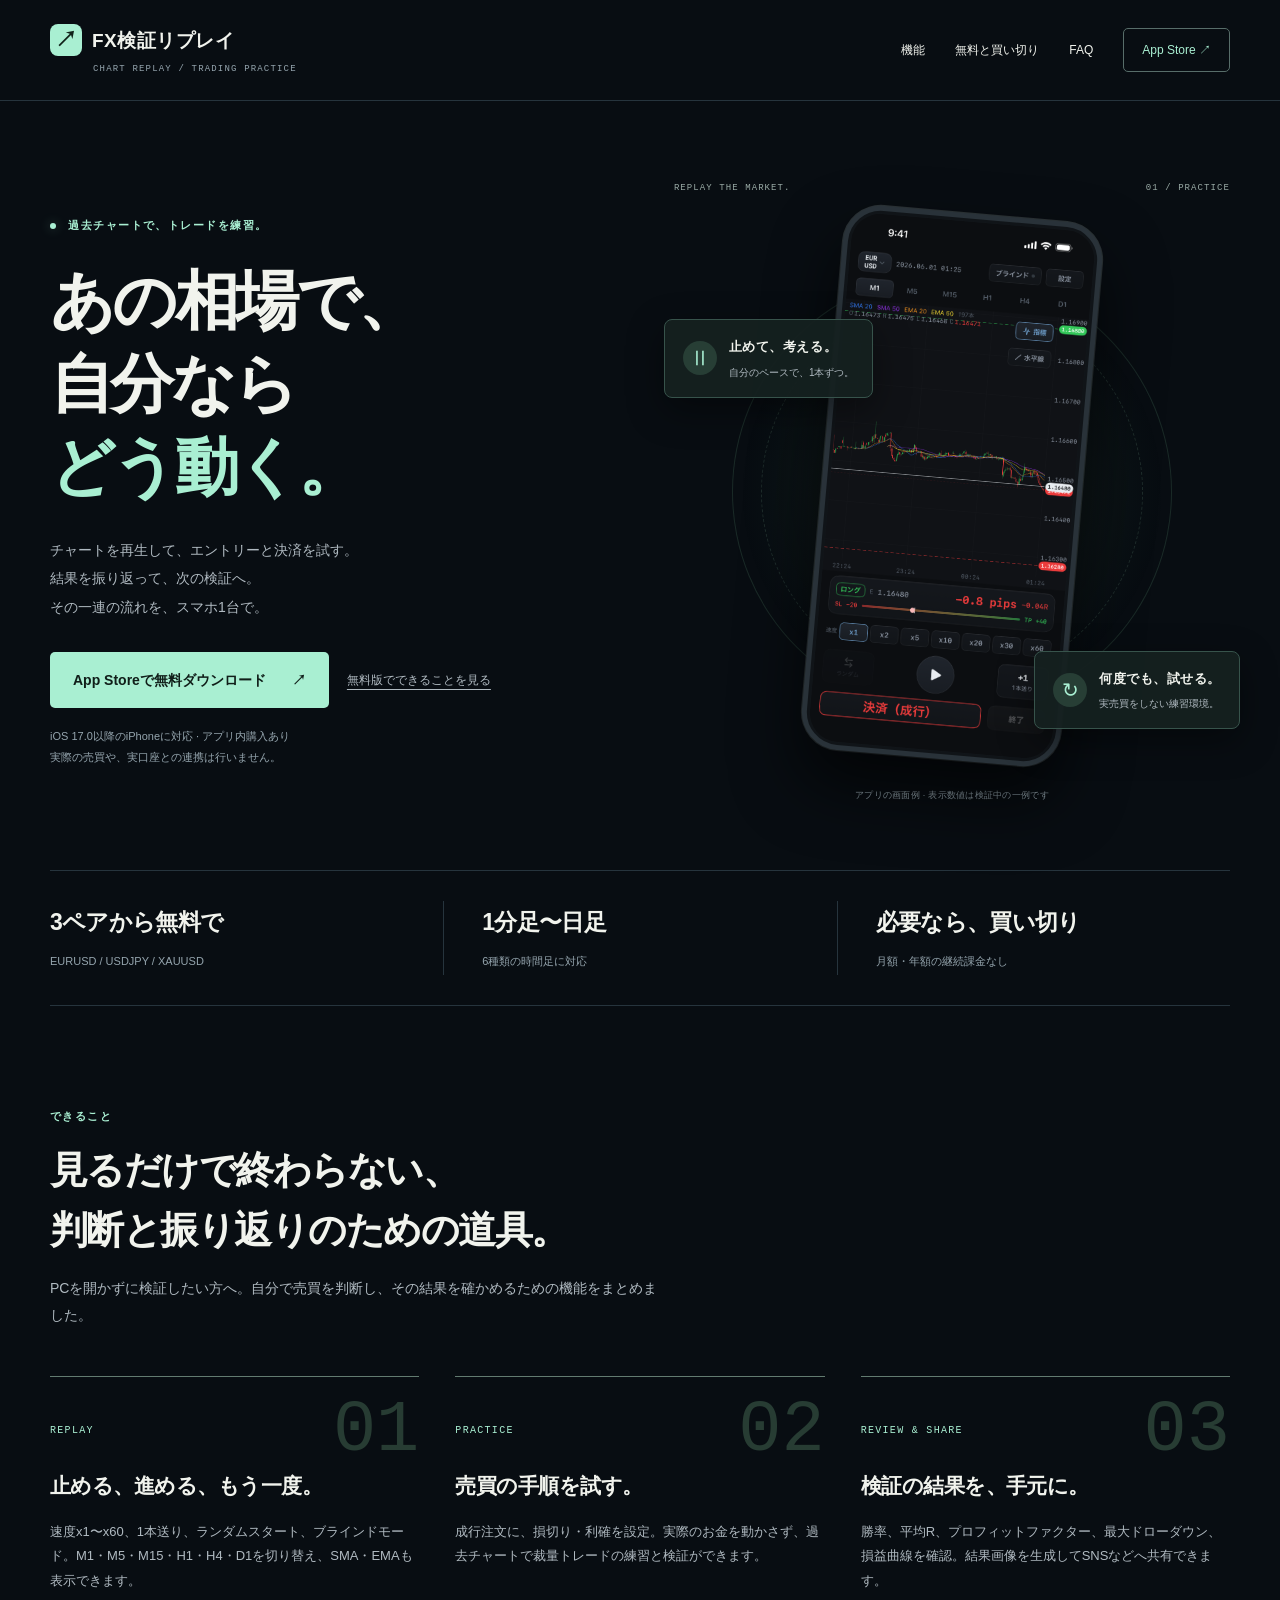
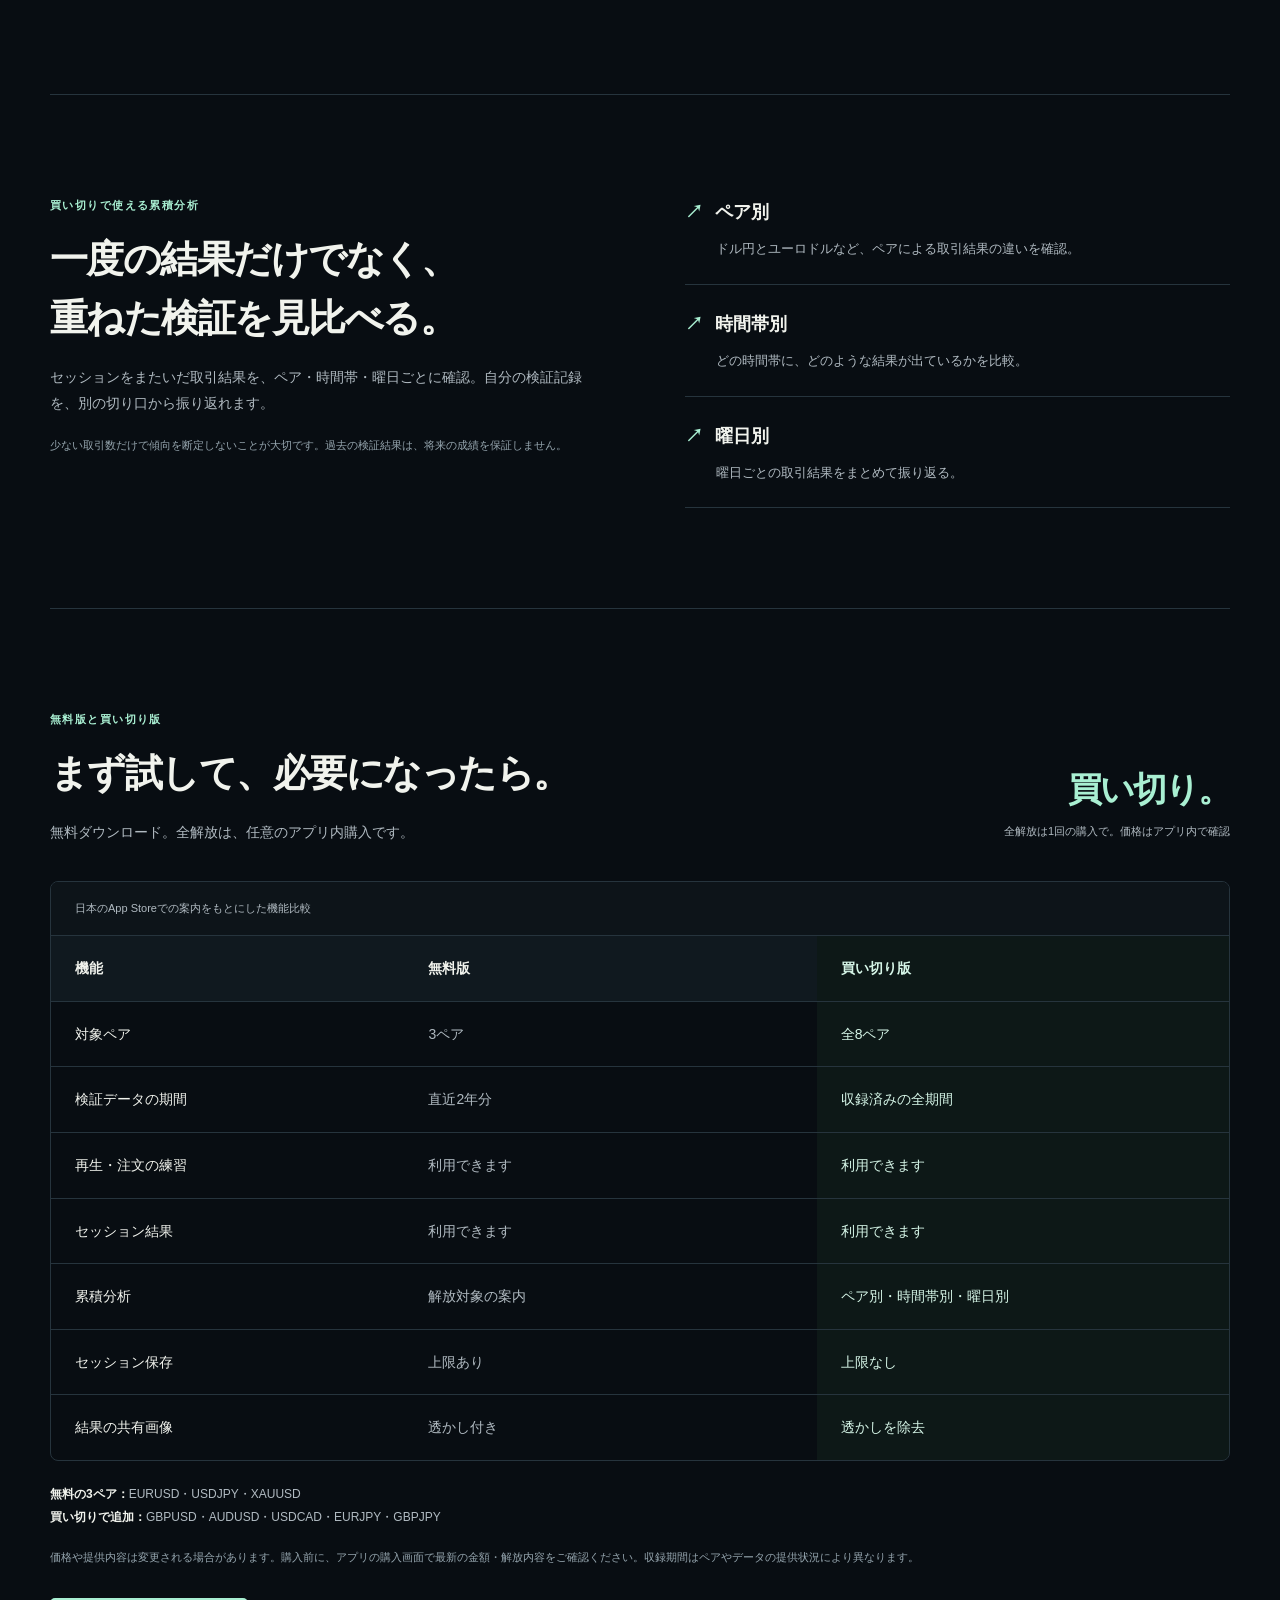
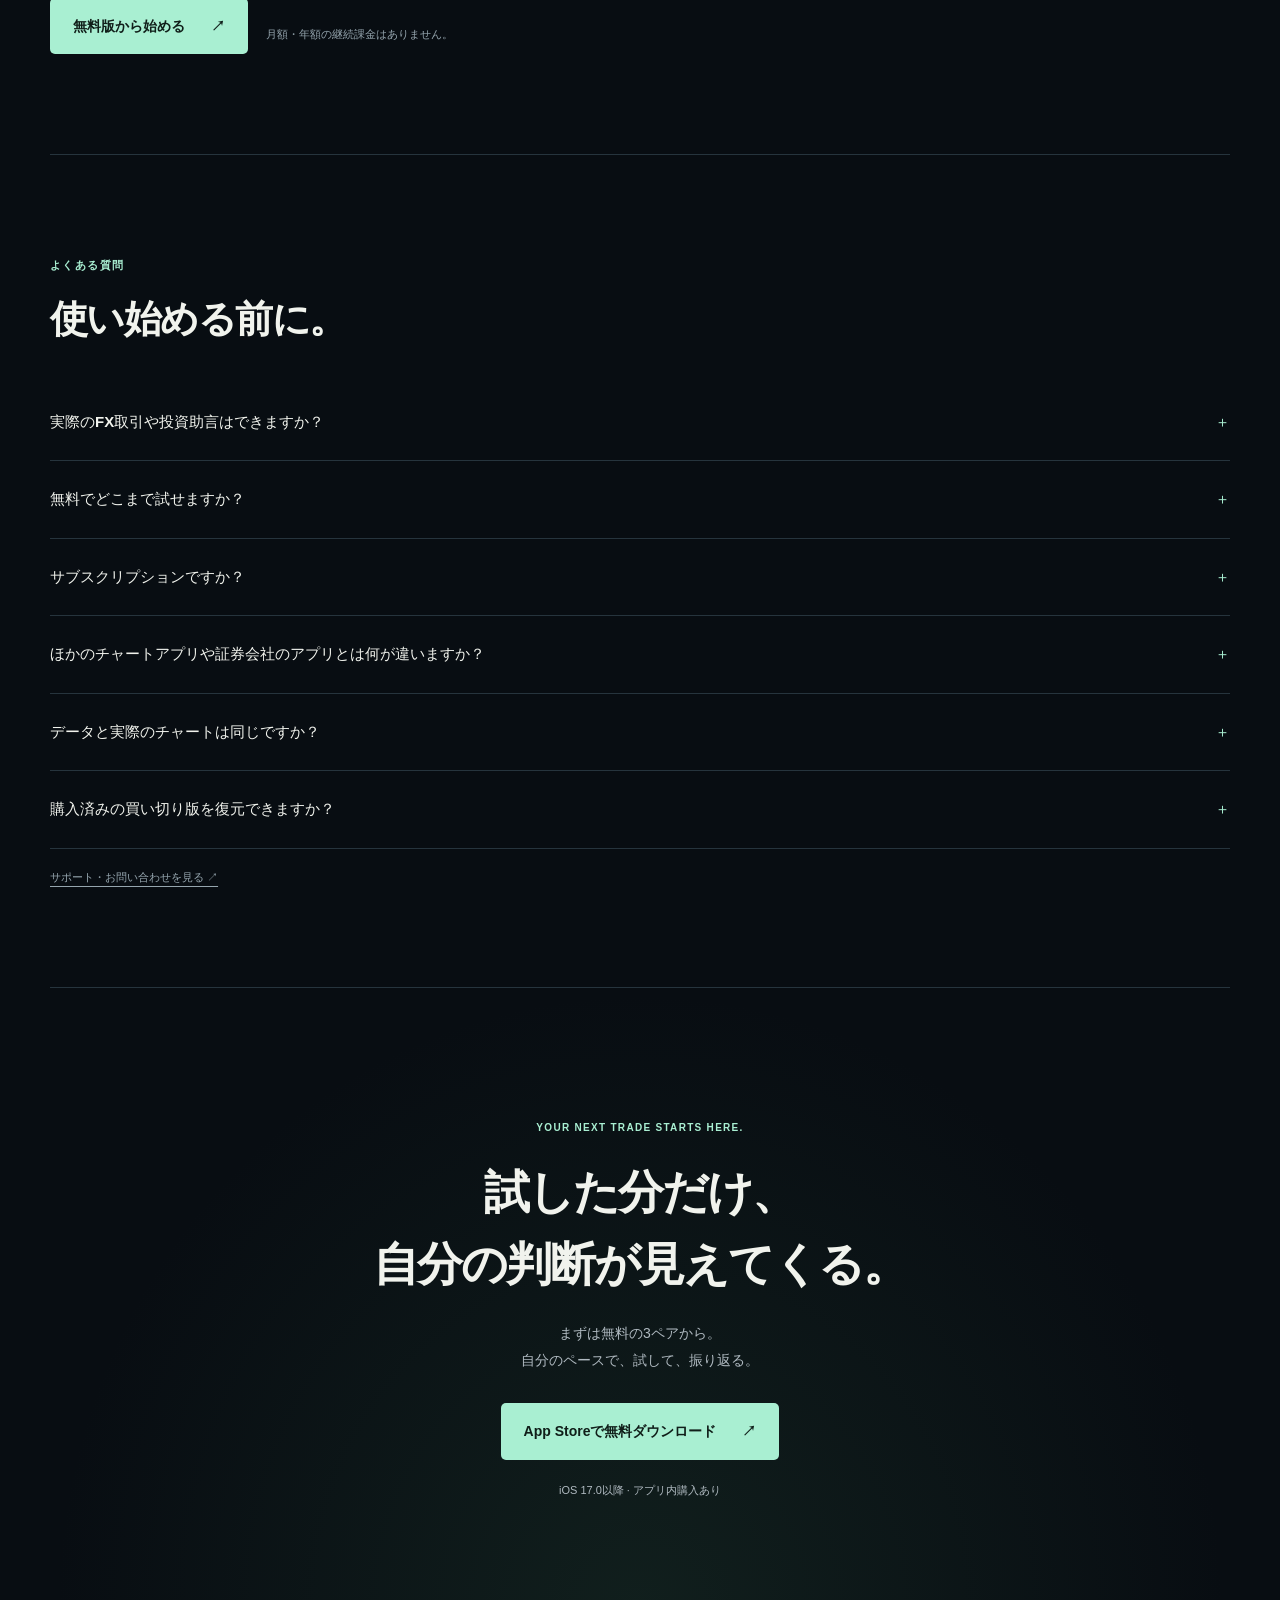
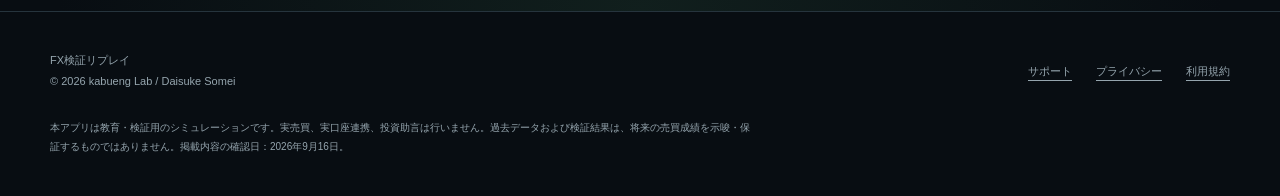
<file: index.html>
<!doctype html>
<html lang="ja">
<head>
<meta charset="utf-8">
<meta name="viewport" content="width=device-width, initial-scale=1">
<meta name="theme-color" content="#081018">
<title>FX検証リプレイ | iPhoneで過去チャートを再生・トレード練習</title>
<meta name="description" content="FX検証リプレイは、iPhoneで過去チャートを再生し、裁量トレードを練習・検証するアプリ。無料で3ペア・直近2年分を体験。買い切りで全8ペアと累積分析を解放。実売買・口座連携はありません。">
<link rel="canonical" href="https://some558.github.io/fx-replay-support/">
<meta name="apple-itunes-app" content="app-id=6795034027">
<meta property="og:type" content="website">
<meta property="og:locale" content="ja_JP">
<meta property="og:site_name" content="FX検証リプレイ">
<meta property="og:title" content="FX検証リプレイ — 過去の相場で、自分の判断を確かめる。">
<meta property="og:description" content="再生、売買の練習、結果の振り返りをiPhoneで。無料で始めて、必要になったら買い切りで全解放。">
<meta property="og:url" content="https://some558.github.io/fx-replay-support/">
<meta name="twitter:card" content="summary">
<meta name="twitter:title" content="FX検証リプレイ | iPhoneでトレード練習">
<meta name="twitter:description" content="3ペア・直近2年分を無料で体験。買い切りで全8ペアと累積分析を解放。">
<link rel="stylesheet" href="./styles.css">
<script type="application/ld+json">
{"@context":"https://schema.org","@type":"SoftwareApplication","name":"FX検証リプレイ","url":"https://some558.github.io/fx-replay-support/","downloadUrl":"https://apps.apple.com/jp/app/id6795034027","applicationCategory":"EducationalApplication","operatingSystem":"iOS 17.0 or later","description":"iPhone向けのFX過去チャート再生・裁量トレード練習アプリ。無料ダウンロードで3ペア・直近2年分を体験でき、任意の買い切りアプリ内購入で全8ペアと累積分析を解放。実売買・実口座連携はありません。","author":{"@type":"Person","name":"Daisuke Somei"},"offers":{"@type":"Offer","name":"無料ダウンロード（任意のアプリ内購入あり）","price":"0","priceCurrency":"JPY","url":"https://apps.apple.com/jp/app/id6795034027"},"featureList":["過去チャートの再生・1本送り","成行注文・損切り・利確のシミュレーション","M1・M5・M15・H1・H4・D1の足種切替","SMA・EMA表示","セッション結果の集計と共有画像","買い切りでペア別・時間帯別・曜日別の累積分析"]}
</script>
<script type="application/ld+json">
{"@context":"https://schema.org","@type":"FAQPage","mainEntity":[{"@type":"Question","name":"実際のFX取引や投資助言はできますか？","acceptedAnswer":{"@type":"Answer","text":"できません。過去チャートを使う練習・検証用のシミュレーションです。実口座との連携、実際の売買、投資助言は行いません。"}},{"@type":"Question","name":"無料でどこまで試せますか？","acceptedAnswer":{"@type":"Answer","text":"EURUSD・USDJPY・XAUUSDの3ペア、直近2年分のデータで再生・注文の練習とセッション結果を試せます。保存数には上限があります。買い切りで全8ペア、収録済みの全期間、累積分析、保存数の上限解除、共有画像の透かし除去が解放されます。"}},{"@type":"Question","name":"サブスクリプションですか？","acceptedAnswer":{"@type":"Answer","text":"いいえ。全解放は1回限りの買い切りです。月額・年額の継続課金はありません。価格は購入画面でご確認ください。"}},{"@type":"Question","name":"ほかのチャートアプリや証券会社のアプリとは何が違いますか？","acceptedAnswer":{"@type":"Answer","text":"FX検証リプレイは、過去チャートでの裁量トレードの練習と振り返りに用途を絞っています。リアルタイムの売買、証券口座の管理、自動売買プログラムの実行をするアプリではありません。"}},{"@type":"Question","name":"データと実際のチャートは同じですか？","acceptedAnswer":{"@type":"Answer","text":"実際の取引環境を完全に再現するものではありません。過去データの正確性は保証せず、スプレッドは固定値による近似です。H4・日足はUTC0時基準で、NYクローズ基準とは足の形が異なります。"}},{"@type":"Question","name":"購入済みの買い切り版を復元できますか？","acceptedAnswer":{"@type":"Answer","text":"同じApple Accountで購入した買い切り版は、設定または購入画面の「購入を復元」から復元できます。詳しい手順やお問い合わせ先はサポートページをご覧ください。"}}]}
</script>
</head>
<body>
<a class="skip" href="#main">本文へ移動</a>
<header><div class="wrap nav"><a class="brand" href="./">FX検証リプレイ<span>CHART REPLAY / TRADING PRACTICE</span></a><nav class="nav-links" aria-label="メインナビゲーション"><a class="extra" href="#features">機能</a><a href="#pricing">無料と買い切り</a><a class="extra" href="#faq">FAQ</a><a class="nav-cta" href="https://apps.apple.com/jp/app/id6795034027">App Store ↗</a></nav></div></header>
<main id="main" class="wrap">
<div class="hero"><div class="hero-grid" aria-hidden="true"></div>
<div><p class="eyebrow"><span class="status-dot" aria-hidden="true"></span> 過去チャートで、トレードを練習。</p><h1>あの相場で、<br>自分なら<br><em>どう動く。</em></h1><p class="lead">チャートを再生して、エントリーと決済を試す。<br>結果を振り返って、次の検証へ。<br>その一連の流れを、スマホ1台で。</p><div class="actions"><a class="button" href="https://apps.apple.com/jp/app/id6795034027">App Storeで無料ダウンロード <span aria-hidden="true">↗</span></a><a class="secondary" href="#pricing">無料版でできることを見る</a></div><p class="note">iOS 17.0以降のiPhoneに対応 · アプリ内購入あり<br>実際の売買や、実口座との連携は行いません。</p></div>
<figure class="product-stage" aria-label="FX検証リプレイのチャート画面">
<div class="stage-orbit" aria-hidden="true"></div>
<div class="stage-label"><span>REPLAY THE MARKET.</span><span>01 / PRACTICE</span></div>
<div class="phone"><img src="./assets/replay.png" alt="EURUSDの過去チャートで、時間足・再生速度・損切りと利確を設定して検証する画面" width="1320" height="2868" fetchpriority="high"></div>
<div class="callout callout-top"><span class="callout-icon" aria-hidden="true">Ⅱ</span><div><strong>止めて、考える。</strong><span>自分のペースで、1本ずつ。</span></div></div>
<div class="callout callout-bottom"><span class="callout-icon" aria-hidden="true">↻</span><div><strong>何度でも、試せる。</strong><span>実売買をしない練習環境。</span></div></div>
<figcaption>アプリの画面例 · 表示数値は検証中の一例です</figcaption>
</figure>
</div>
<div class="specs" aria-label="アプリの特徴"><div class="spec"><strong>3ペアから無料で</strong><span>EURUSD / USDJPY / XAUUSD</span></div><div class="spec"><strong>1分足〜日足</strong><span>6種類の時間足に対応</span></div><div class="spec"><strong>必要なら、買い切り</strong><span>月額・年額の継続課金なし</span></div></div>
<section class="section" id="features" aria-labelledby="features-title"><p class="eyebrow">できること</p><h2 id="features-title">見るだけで終わらない、<br>判断と振り返りのための道具。</h2><p class="section-intro">PCを開かずに検証したい方へ。自分で売買を判断し、その結果を確かめるための機能をまとめました。</p><div class="features"><article class="feature"><small>REPLAY</small><h3>止める、進める、もう一度。</h3><p>速度x1〜x60、1本送り、ランダムスタート、ブラインドモード。M1・M5・M15・H1・H4・D1を切り替え、SMA・EMAも表示できます。</p></article><article class="feature"><small>PRACTICE</small><h3>売買の手順を試す。</h3><p>成行注文に、損切り・利確を設定。実際のお金を動かさず、過去チャートで裁量トレードの練習と検証ができます。</p></article><article class="feature"><small>REVIEW &amp; SHARE</small><h3>検証の結果を、手元に。</h3><p>勝率、平均R、プロフィットファクター、最大ドローダウン、損益曲線を確認。結果画像を生成してSNSなどへ共有できます。</p></article></div></section>
<section class="section analysis" id="analysis" aria-labelledby="analysis-title"><div><p class="eyebrow">買い切りで使える累積分析</p><h2 id="analysis-title">一度の結果だけでなく、<br>重ねた検証を見比べる。</h2><p class="section-intro">セッションをまたいだ取引結果を、ペア・時間帯・曜日ごとに確認。自分の検証記録を、別の切り口から振り返れます。</p><p class="note">少ない取引数だけで傾向を断定しないことが大切です。過去の検証結果は、将来の成績を保証しません。</p></div><dl class="analysis-list"><div><dt>ペア別</dt><dd>ドル円とユーロドルなど、ペアによる取引結果の違いを確認。</dd></div><div><dt>時間帯別</dt><dd>どの時間帯に、どのような結果が出ているかを比較。</dd></div><div><dt>曜日別</dt><dd>曜日ごとの取引結果をまとめて振り返る。</dd></div></dl></section>
<section class="section" id="pricing" aria-labelledby="pricing-title"><div class="price-title"><div><p class="eyebrow">無料版と買い切り版</p><h2 id="pricing-title">まず試して、必要になったら。</h2><p class="section-intro">無料ダウンロード。全解放は、任意のアプリ内購入です。</p></div><div class="price"><strong>買い切り。</strong><span>全解放は1回の購入で。価格はアプリ内で確認</span></div></div><div class="table-wrap"><table><caption>日本のApp Storeでの案内をもとにした機能比較</caption><thead><tr><th scope="col">機能</th><th scope="col">無料版</th><th scope="col">買い切り版</th></tr></thead><tbody><tr><th scope="row">対象ペア</th><td>3ペア</td><td>全8ペア</td></tr><tr><th scope="row">検証データの期間</th><td>直近2年分</td><td>収録済みの全期間</td></tr><tr><th scope="row">再生・注文の練習</th><td>利用できます</td><td>利用できます</td></tr><tr><th scope="row">セッション結果</th><td>利用できます</td><td>利用できます</td></tr><tr><th scope="row">累積分析</th><td>解放対象の案内</td><td>ペア別・時間帯別・曜日別</td></tr><tr><th scope="row">セッション保存</th><td>上限あり</td><td>上限なし</td></tr><tr><th scope="row">結果の共有画像</th><td>透かし付き</td><td>透かしを除去</td></tr></tbody></table></div><p class="pair-note"><strong>無料の3ペア：</strong>EURUSD・USDJPY・XAUUSD<br><strong>買い切りで追加：</strong>GBPUSD・AUDUSD・USDCAD・EURJPY・GBPJPY</p><p class="note">価格や提供内容は変更される場合があります。購入前に、アプリの購入画面で最新の金額・解放内容をご確認ください。収録期間はペアやデータの提供状況により異なります。</p><div class="actions"><a class="button" href="https://apps.apple.com/jp/app/id6795034027">無料版から始める <span aria-hidden="true">↗</span></a><span class="note">月額・年額の継続課金はありません。</span></div></section>
<section class="section" id="faq" aria-labelledby="faq-title"><p class="eyebrow">よくある質問</p><h2 id="faq-title">使い始める前に。</h2><div class="faq"><details><summary>実際のFX取引や投資助言はできますか？</summary><p>できません。過去チャートを使う練習・検証用のシミュレーションです。実口座との連携、実際の売買、投資助言は行いません。</p></details><details><summary>無料でどこまで試せますか？</summary><p>EURUSD・USDJPY・XAUUSDの3ペア、直近2年分のデータで再生・注文の練習とセッション結果を試せます。保存数には上限があります。買い切りで全8ペア、収録済みの全期間、累積分析、保存数の上限解除、共有画像の透かし除去が解放されます。</p></details><details><summary>サブスクリプションですか？</summary><p>いいえ。全解放は1回限りの買い切りです。月額・年額の継続課金はありません。価格は購入画面でご確認ください。</p></details><details><summary>ほかのチャートアプリや証券会社のアプリとは何が違いますか？</summary><p>FX検証リプレイは、過去チャートでの裁量トレードの練習と振り返りに用途を絞っています。リアルタイムの売買、証券口座の管理、自動売買プログラムの実行をするアプリではありません。</p></details><details><summary>データと実際のチャートは同じですか？</summary><p>実際の取引環境を完全に再現するものではありません。過去データの正確性は保証せず、スプレッドは固定値による近似です。H4・日足はUTC0時基準で、NYクローズ基準とは足の形が異なります。</p></details><details><summary>購入済みの買い切り版を復元できますか？</summary><p>同じApple Accountで購入した買い切り版は、設定または購入画面の「購入を復元」から復元できます。詳しい手順やお問い合わせ先はサポートページをご覧ください。</p></details></div><p class="note"><a href="./support/">サポート・お問い合わせを見る ↗</a></p></section>
<section class="final" aria-labelledby="start-title"><p class="eyebrow">YOUR NEXT TRADE STARTS HERE.</p><h2 id="start-title">試した分だけ、<br>自分の判断が見えてくる。</h2><p>まずは無料の3ペアから。<br>自分のペースで、試して、振り返る。</p><a class="button" href="https://apps.apple.com/jp/app/id6795034027">App Storeで無料ダウンロード <span aria-hidden="true">↗</span></a><p class="note">iOS 17.0以降 · アプリ内購入あり</p></section>
</main>
<footer><div class="wrap"><div class="footer-top"><div>FX検証リプレイ<br>© 2026 kabueng Lab / Daisuke Somei</div><nav class="footer-links" aria-label="サポートと法的情報"><a href="./support/">サポート</a><a href="./privacy/">プライバシー</a><a href="https://www.apple.com/legal/internet-services/itunes/dev/stdeula/">利用規約</a></nav></div><p class="disclaimer">本アプリは教育・検証用のシミュレーションです。実売買、実口座連携、投資助言は行いません。過去データおよび検証結果は、将来の売買成績を示唆・保証するものではありません。掲載内容の確認日：2026年9月16日。</p></div></footer>
</body>
</html>
</file>
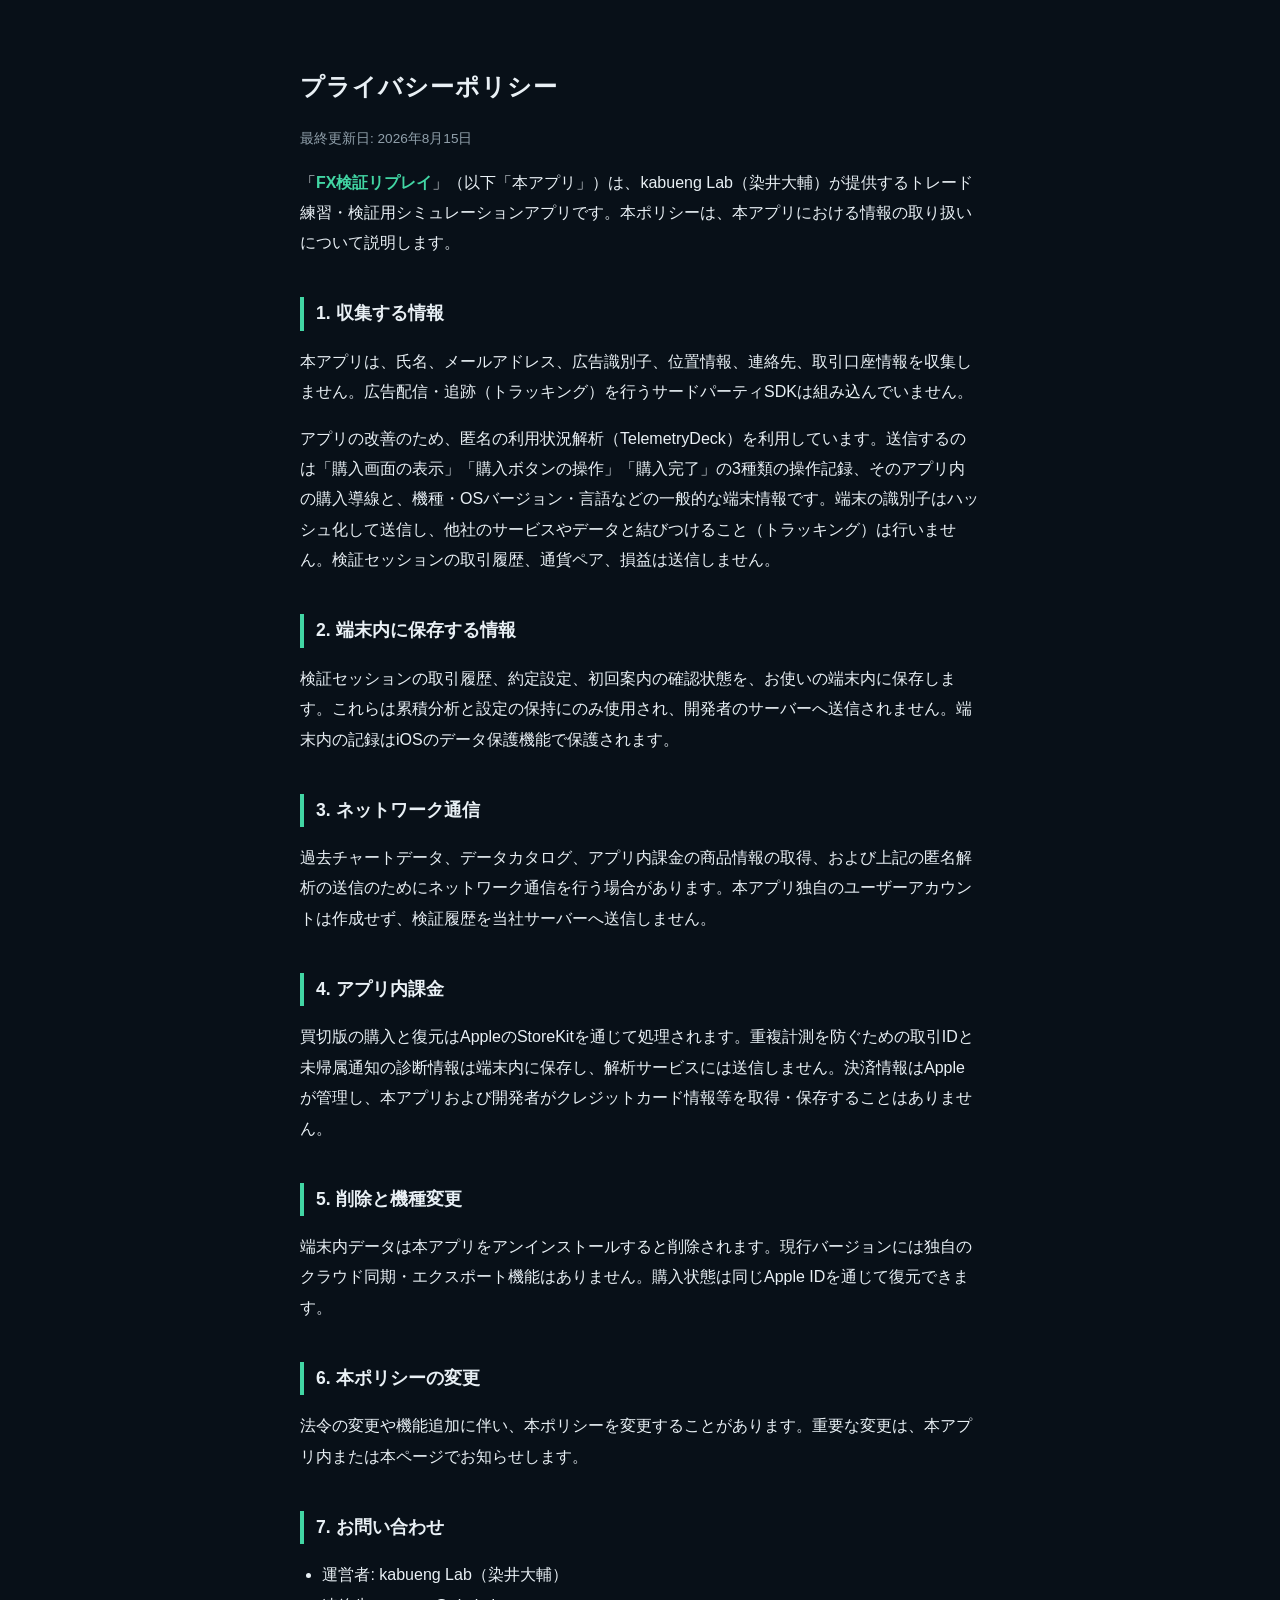
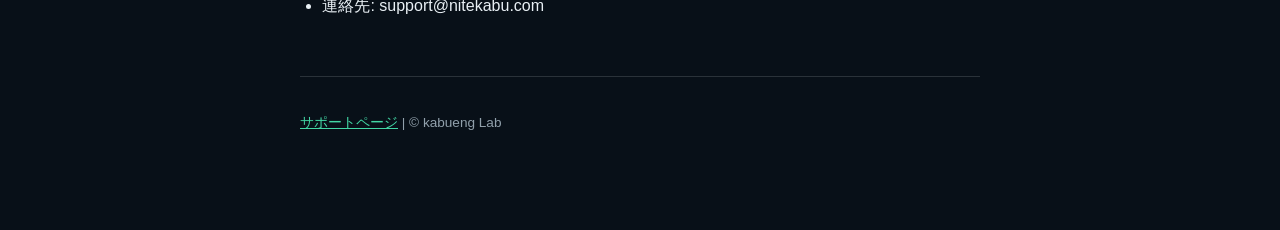
<file: privacy/index.html>
<!DOCTYPE html>
<html lang="ja">
<head>
<meta charset="UTF-8">
<meta name="viewport" content="width=device-width, initial-scale=1">
<title>プライバシーポリシー | FX検証リプレイ</title>
<style>
  body { font-family: -apple-system, BlinkMacSystemFont, "Hiragino Sans", sans-serif; background: #081018; color: #E9F0F5; margin: 0; line-height: 1.9; }
  main { max-width: 680px; margin: 0 auto; padding: 48px 24px 80px; }
  h1 { font-size: 1.5rem; letter-spacing: .04em; }
  h2 { font-size: 1.1rem; margin-top: 2.2em; border-left: 4px solid #42D6A4; padding-left: 12px; }
  .app-name, a { color: #42D6A4; }
  .app-name { font-weight: 700; }
  .updated, footer { color: #91A0AB; font-size: .85rem; }
  ul { padding-left: 1.4em; }
  footer { margin-top: 4em; border-top: 1px solid rgba(233,240,245,.15); padding-top: 1.5em; }
</style>
</head>
<body>
<main>
<h1>プライバシーポリシー</h1>
<p class="updated">最終更新日: 2026年8月15日</p>

<p>「<span class="app-name">FX検証リプレイ</span>」（以下「本アプリ」）は、kabueng Lab（染井大輔）が提供するトレード練習・検証用シミュレーションアプリです。本ポリシーは、本アプリにおける情報の取り扱いについて説明します。</p>

<h2>1. 収集する情報</h2>
<p>本アプリは、氏名、メールアドレス、広告識別子、位置情報、連絡先、取引口座情報を収集しません。広告配信・追跡（トラッキング）を行うサードパーティSDKは組み込んでいません。</p>
<p>アプリの改善のため、匿名の利用状況解析（TelemetryDeck）を利用しています。送信するのは「購入画面の表示」「購入ボタンの操作」「購入完了」の3種類の操作記録、そのアプリ内の購入導線と、機種・OSバージョン・言語などの一般的な端末情報です。端末の識別子はハッシュ化して送信し、他社のサービスやデータと結びつけること（トラッキング）は行いません。検証セッションの取引履歴、通貨ペア、損益は送信しません。</p>

<h2>2. 端末内に保存する情報</h2>
<p>検証セッションの取引履歴、約定設定、初回案内の確認状態を、お使いの端末内に保存します。これらは累積分析と設定の保持にのみ使用され、開発者のサーバーへ送信されません。端末内の記録はiOSのデータ保護機能で保護されます。</p>

<h2>3. ネットワーク通信</h2>
<p>過去チャートデータ、データカタログ、アプリ内課金の商品情報の取得、および上記の匿名解析の送信のためにネットワーク通信を行う場合があります。本アプリ独自のユーザーアカウントは作成せず、検証履歴を当社サーバーへ送信しません。</p>

<h2>4. アプリ内課金</h2>
<p>買切版の購入と復元はAppleのStoreKitを通じて処理されます。重複計測を防ぐための取引IDと未帰属通知の診断情報は端末内に保存し、解析サービスには送信しません。決済情報はAppleが管理し、本アプリおよび開発者がクレジットカード情報等を取得・保存することはありません。</p>

<h2>5. 削除と機種変更</h2>
<p>端末内データは本アプリをアンインストールすると削除されます。現行バージョンには独自のクラウド同期・エクスポート機能はありません。購入状態は同じApple IDを通じて復元できます。</p>

<h2>6. 本ポリシーの変更</h2>
<p>法令の変更や機能追加に伴い、本ポリシーを変更することがあります。重要な変更は、本アプリ内または本ページでお知らせします。</p>

<h2>7. お問い合わせ</h2>
<ul>
<li>運営者: kabueng Lab（染井大輔）</li>
<li>連絡先: support@nitekabu.com</li>
</ul>

<footer><p><a href="../support/">サポートページ</a> | © kabueng Lab</p></footer>
</main>
</body>
</html>
</file>
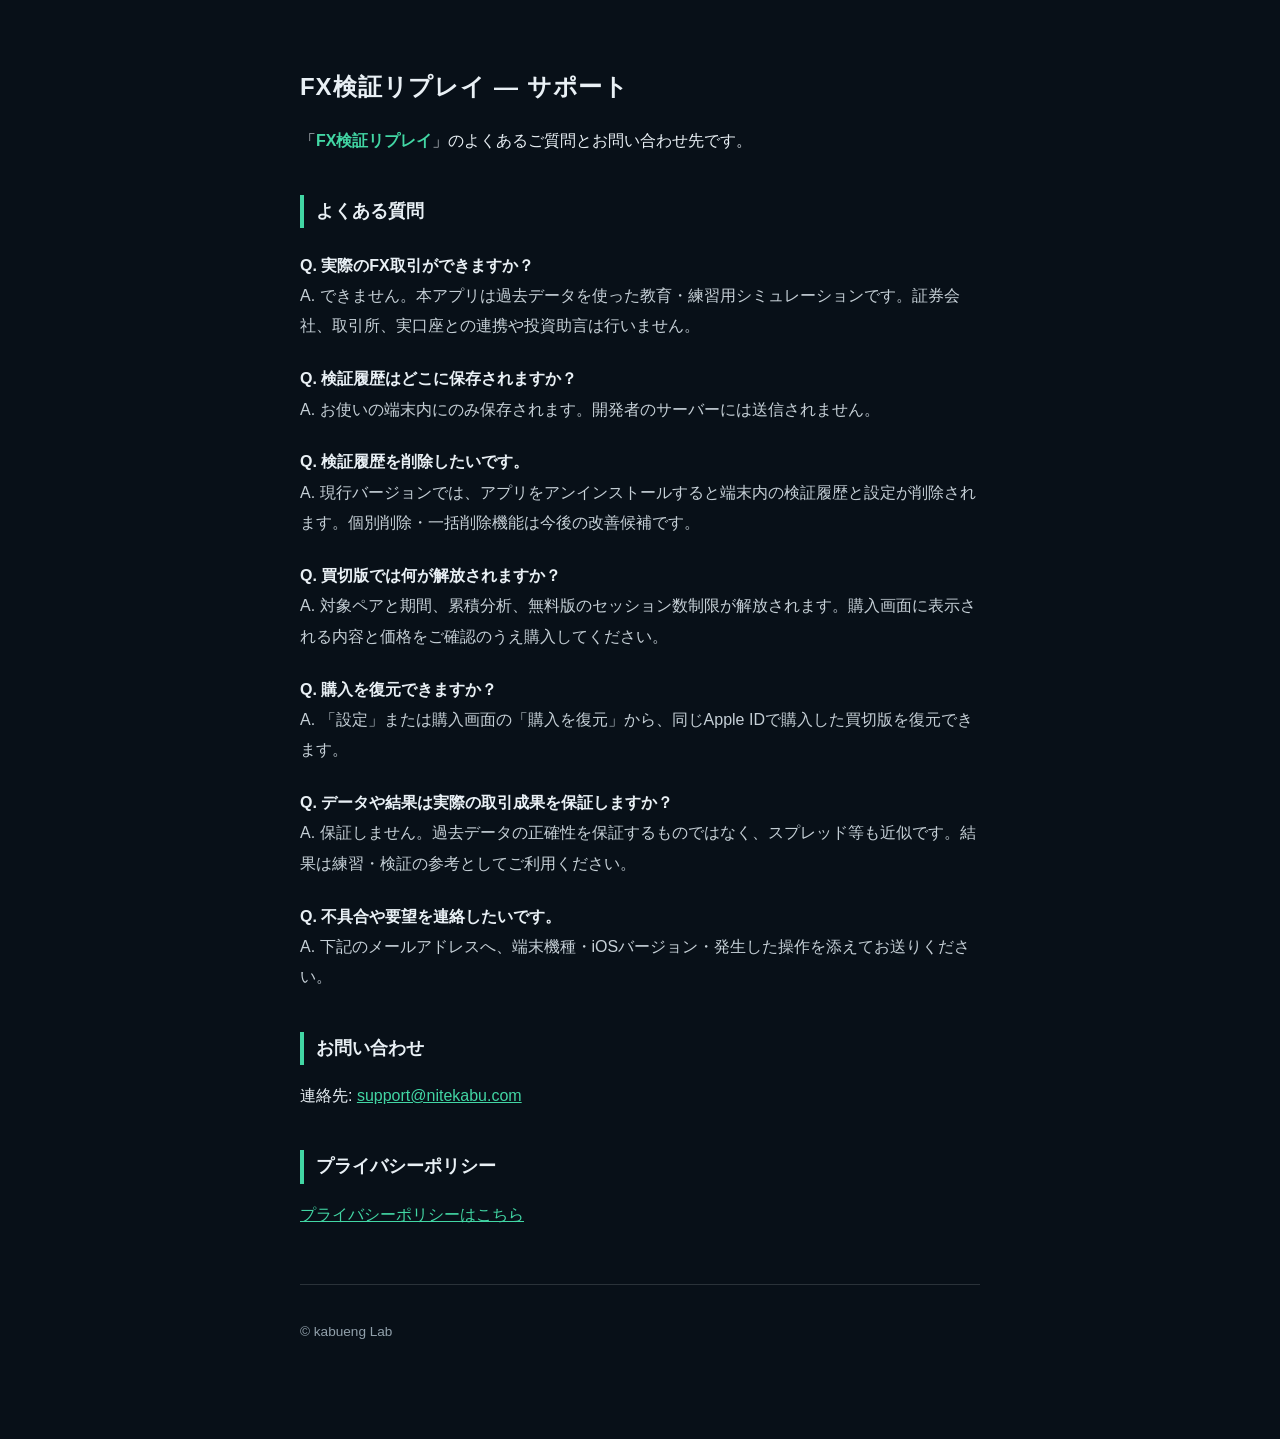
<file: support/index.html>
<!DOCTYPE html>
<html lang="ja">
<head>
<meta charset="UTF-8">
<meta name="viewport" content="width=device-width, initial-scale=1">
<title>サポート | FX検証リプレイ</title>
<style>
  body { font-family: -apple-system, BlinkMacSystemFont, "Hiragino Sans", sans-serif; background: #081018; color: #E9F0F5; margin: 0; line-height: 1.9; }
  main { max-width: 680px; margin: 0 auto; padding: 48px 24px 80px; }
  h1 { font-size: 1.5rem; letter-spacing: .04em; }
  h2 { font-size: 1.1rem; margin-top: 2.2em; border-left: 4px solid #42D6A4; padding-left: 12px; }
  .app-name, a { color: #42D6A4; }
  .app-name, dt { font-weight: 700; }
  dt { margin-top: 1.4em; }
  dd { margin-left: 0; color: #C6D0D7; }
  footer { margin-top: 4em; color: #91A0AB; font-size: .85rem; border-top: 1px solid rgba(233,240,245,.15); padding-top: 1.5em; }
</style>
</head>
<body>
<main>
<h1>FX検証リプレイ — サポート</h1>
<p>「<span class="app-name">FX検証リプレイ</span>」のよくあるご質問とお問い合わせ先です。</p>

<h2>よくある質問</h2>
<dl>
<dt>Q. 実際のFX取引ができますか？</dt>
<dd>A. できません。本アプリは過去データを使った教育・練習用シミュレーションです。証券会社、取引所、実口座との連携や投資助言は行いません。</dd>

<dt>Q. 検証履歴はどこに保存されますか？</dt>
<dd>A. お使いの端末内にのみ保存されます。開発者のサーバーには送信されません。</dd>

<dt>Q. 検証履歴を削除したいです。</dt>
<dd>A. 現行バージョンでは、アプリをアンインストールすると端末内の検証履歴と設定が削除されます。個別削除・一括削除機能は今後の改善候補です。</dd>

<dt>Q. 買切版では何が解放されますか？</dt>
<dd>A. 対象ペアと期間、累積分析、無料版のセッション数制限が解放されます。購入画面に表示される内容と価格をご確認のうえ購入してください。</dd>

<dt>Q. 購入を復元できますか？</dt>
<dd>A. 「設定」または購入画面の「購入を復元」から、同じApple IDで購入した買切版を復元できます。</dd>

<dt>Q. データや結果は実際の取引成果を保証しますか？</dt>
<dd>A. 保証しません。過去データの正確性を保証するものではなく、スプレッド等も近似です。結果は練習・検証の参考としてご利用ください。</dd>

<dt>Q. 不具合や要望を連絡したいです。</dt>
<dd>A. 下記のメールアドレスへ、端末機種・iOSバージョン・発生した操作を添えてお送りください。</dd>
</dl>

<h2>お問い合わせ</h2>
<p>連絡先: <a href="mailto:support@nitekabu.com">support@nitekabu.com</a></p>

<h2>プライバシーポリシー</h2>
<p><a href="../privacy/">プライバシーポリシーはこちら</a></p>

<footer><p>© kabueng Lab</p></footer>
</main>
</body>
</html>
</file>
<file: styles.css>
:root{color-scheme:dark;--bg:#080d12;--panel:#10191f;--ink:#f1f3ed;--sub:#b0bac1;--muted:#95a5ae;--line:#26343d;--accent:#a9efd2;--max:1180px}
*{box-sizing:border-box}html{scroll-behavior:smooth;scroll-padding-top:40px}body{margin:0;background:var(--bg);color:var(--ink);font:16px/1.9 -apple-system,BlinkMacSystemFont,"Hiragino Kaku Gothic ProN","Yu Gothic",sans-serif}a{color:inherit;text-underline-offset:5px}a:hover{color:var(--accent)}a:focus-visible,summary:focus-visible{outline:3px solid var(--accent);outline-offset:6px}p,h1,h2,h3{margin:0}p+p{margin-top:12px}.wrap{width:min(var(--max),calc(100% - 80px));margin:auto}.skip{position:absolute;left:16px;top:-100px;background:var(--accent);color:var(--bg);padding:12px;z-index:9}.skip:focus{top:8px}header{border-bottom:1px solid var(--line)}.nav{display:flex;align-items:center;justify-content:space-between;gap:24px;min-height:100px}.brand{font-size:19px;font-weight:750;letter-spacing:.025em;text-decoration:none}.brand:before{content:"↗";display:inline-grid;place-content:center;width:32px;height:32px;background:var(--accent);color:#102119;border-radius:8px;margin-right:10px;font-size:22px}.brand span{display:block;margin:3px 0 0 43px;color:var(--muted);font:9px/1.7 ui-monospace,monospace;letter-spacing:.13em}.nav-links{display:flex;gap:30px;align-items:center;font-size:12px}.nav-links a{text-decoration:none;display:inline-flex;align-items:center;min-height:44px}.nav-links .nav-cta{border:1px solid #576d69;border-radius:5px;padding:0 18px;color:var(--accent)}
.hero{position:relative;isolation:isolate;display:grid;grid-template-columns:1.05fr 1fr;align-items:center;gap:40px;padding:58px 0 46px;min-height:760px}.hero-grid{position:absolute;z-index:-1;inset:0 -40px;background:linear-gradient(90deg,transparent 49.6%,#263c392b 50%,transparent 50.4%),linear-gradient(0deg,transparent 49.6%,#263c392b 50%,transparent 50.4%);background-size:72px 72px;mask-image:linear-gradient(90deg,transparent 32%,black 100%)}.eyebrow{color:var(--accent);font:11px/1.9 ui-monospace,-apple-system,sans-serif;letter-spacing:.13em;font-weight:600}.status-dot{display:inline-block;background:var(--accent);width:6px;height:6px;border-radius:50%;margin-right:8px;box-shadow:0 0 12px #a9efd255}.hero h1{margin:24px 0 26px;font-size:clamp(46px,5vw,68px);font-weight:800;line-height:1.3;letter-spacing:-.055em}.hero h1 em{color:var(--accent);font-style:normal}.lead{color:var(--sub);font-size:14px;line-height:2.05;max-width:32em}.actions{display:flex;gap:18px;flex-wrap:wrap;align-items:center;margin-top:30px}.button{display:inline-flex;justify-content:center;align-items:center;gap:26px;min-height:56px;padding:14px 22px;border:1px solid transparent;border-radius:5px;background:var(--accent);color:#101e19;font-size:14px;font-weight:700;text-decoration:none;transition:background .2s,transform .2s}.button:hover{background:#cff9e8;color:#101e19;transform:translateY(-2px)}.secondary{color:var(--sub);font-size:12px;min-height:44px;display:inline-flex;align-items:center}.note{color:var(--muted);font-size:11px;margin-top:18px;line-height:1.9}.product-stage{position:relative;min-width:0;margin:0;display:grid;place-items:center;padding:24px 0 20px}.stage-orbit{position:absolute;width:440px;max-width:100%;aspect-ratio:1;border:1px solid #36564766;border-radius:50%;background:radial-gradient(ellipse,#294e3955,transparent 68%);z-index:-1}.stage-orbit:after{content:"";position:absolute;inset:28px;border:1px dashed #38514877;border-radius:50%}.stage-label{display:flex;justify-content:space-between;width:100%;font:9px ui-monospace,monospace;letter-spacing:.12em;color:#99aaa5;margin-bottom:20px}.phone{width:260px;border:5px solid #293239;background:#101418;border-radius:38px;padding:3px;box-shadow:0 34px 65px #000a,0 0 0 1px #56626277;transform:rotate(5deg)}.phone img{display:block;width:100%;height:auto;border-radius:29px}.callout{position:absolute;display:flex;align-items:center;gap:12px;padding:15px 18px;background:#15201feF;border:1px solid #37534b;border-radius:8px;box-shadow:0 12px 36px #0006}.callout-top{left:-10px;top:160px}.callout-bottom{right:-10px;bottom:95px}.callout-icon{display:grid;place-content:center;background:#273e35;color:var(--accent);width:34px;height:34px;border-radius:50%;font-size:20px}.callout strong{display:block;font-size:13px;letter-spacing:.04em}.callout span:not(.callout-icon){display:block;color:var(--sub);font-size:10px;margin-top:3px}.product-stage figcaption{margin-top:28px;font-size:9px;letter-spacing:.03em;color:var(--muted)}
.specs{display:grid;grid-template-columns:repeat(3,1fr);border-top:1px solid var(--line);border-bottom:1px solid var(--line);padding:30px 0}.spec{padding:0 38px;border-left:1px solid var(--line)}.spec:first-child{border:0;padding-left:0}.spec strong{display:block;font-size:23px;font-weight:600;letter-spacing:-.03em}.spec span{font-size:11px;color:var(--muted)}section.section{padding:100px 0;border-bottom:1px solid var(--line)}.section h2{font-size:clamp(26px,3vw,39px);line-height:1.55;letter-spacing:-.04em;margin:13px 0 16px}.section-intro{color:var(--sub);max-width:44em;font-size:14px}.features{display:grid;grid-template-columns:repeat(3,1fr);gap:36px;margin-top:48px;counter-reset:features}.feature{position:relative;padding:36px 0 0;border-top:1px solid #627b70;counter-increment:features}.feature:before{content:"0" counter(features);position:absolute;right:0;top:18px;color:#273c33;font:72px/1 ui-monospace,monospace;z-index:-1}.feature small{font:10px/1.6 ui-monospace,monospace;color:var(--accent);letter-spacing:.13em}.feature h3{font-size:21px;margin:22px 0 14px;letter-spacing:-.025em}.feature p{font-size:13px;color:var(--sub)}.analysis{display:grid;grid-template-columns:1fr 1fr;gap:90px;align-items:start}.analysis-list{margin:0;display:grid;gap:0}.analysis-list div{padding:22px 0;border-bottom:1px solid var(--line)}.analysis-list div:first-child{padding-top:0}.analysis-list dt{font-size:18px;font-weight:650}.analysis-list dt:before{content:"↗";color:var(--accent);margin-right:12px}.analysis-list dd{margin:8px 0 0 31px;color:var(--sub);font-size:13px}.price-title{display:flex;align-items:flex-end;justify-content:space-between;gap:24px}.price{text-align:right;max-width:300px}.price strong{display:block;color:var(--accent);font-size:34px;line-height:1.5;letter-spacing:-.06em}.price span{font-size:11px;color:var(--sub)}.table-wrap{margin-top:36px;overflow-x:auto;border:1px solid var(--line);border-radius:8px}table{width:100%;border-collapse:collapse;font-size:14px}caption{text-align:left;padding:16px 24px;color:var(--sub);font-size:11px;background:#0d1419}th,td{padding:19px 24px;text-align:left;vertical-align:top;border-top:1px solid var(--line)}thead th{color:var(--ink);background:var(--panel);font-weight:650}tbody th{font-weight:500;width:30%}tbody td{color:var(--sub);width:35%}td:last-child,thead th:last-child{color:#d5f5e7;background:#15282066}.pair-note{margin-top:22px;color:var(--sub);font-size:12px}.pair-note strong{color:var(--ink)}details{border-bottom:1px solid var(--line)}summary{cursor:pointer;padding:24px 0;font-size:15px;font-weight:550;list-style:none;display:flex;gap:18px;justify-content:space-between}summary::-webkit-details-marker{display:none}summary:after{content:"＋";color:var(--accent);flex-shrink:0}details[open] summary:after{content:"−"}details p{color:var(--sub);font-size:13px;padding:0 28px 26px 0;max-width:65em}.faq{margin-top:35px}.final{position:relative;padding:110px 0;text-align:center;background:radial-gradient(ellipse at 50% 100%,#22433355,transparent 70%)}.final h2{font-size:clamp(28px,3.6vw,46px);line-height:1.55;letter-spacing:-.045em;margin-top:20px}.final p{color:var(--sub);margin-top:20px;font-size:14px}.final .eyebrow{font-size:10px;color:var(--accent)}.final .button{margin-top:30px}.final .note{font-size:11px}footer{border-top:1px solid var(--line);padding:38px 0 40px;color:var(--muted);font-size:11px}.footer-top{display:flex;justify-content:space-between;gap:24px;margin-bottom:24px}.footer-links{display:flex;gap:24px;flex-wrap:wrap}.footer-links a{display:inline-flex;min-height:44px;align-items:center}.disclaimer{max-width:70em;font-size:10px}::selection{background:var(--accent);color:var(--bg)}
@media(max-width:1000px){.wrap{width:calc(100% - 56px)}.hero{gap:20px}.hero h1{font-size:56px}.callout{padding:12px}.callout-top{left:-14px}.callout-bottom{right:-6px}.nav-links{gap:20px}.analysis{gap:40px}.spec{padding:0 24px}}
@media(max-width:780px){.wrap{width:calc(100% - 40px)}.nav{min-height:84px;gap:12px}.brand{font-size:16px}.brand span{font-size:7px}.nav-links .extra,.nav-links .nav-cta{display:none}.nav-links{font-size:11px}.hero{grid-template-columns:1fr;gap:32px;padding:44px 0 34px;min-height:0}.hero h1{font-size:clamp(48px,9vw,68px);line-height:1.27;margin:22px 0}.hero-grid{inset:0;background-size:60px 60px;mask-image:linear-gradient(180deg,transparent,black)}.lead{font-size:13px}.actions{gap:8px 20px;margin-top:25px}.hero .note{font-size:10px}.product-stage{width:min(480px,100%);justify-self:center;padding-top:8px}.phone{width:240px}.stage-label{font-size:8px;margin-bottom:18px}.callout-top{left:0;top:148px}.callout-bottom{right:0;bottom:84px}.callout{padding:12px}.callout strong{font-size:12px}.callout span:not(.callout-icon){font-size:9px}.specs{padding:23px 0}.spec,.spec:first-child{padding:0 12px}.spec:first-child{padding-left:0}.spec strong{font-size:16px}.spec span{font-size:10px;display:block}.features{grid-template-columns:1fr;gap:30px;margin-top:32px}.feature{padding-top:24px}.feature h3{margin:13px 0 12px}.feature:before{top:8px;font-size:64px}.analysis{grid-template-columns:1fr;gap:35px}section.section{padding:65px 0}.price-title{display:block}.price{text-align:left;margin-top:24px;max-width:none}.price strong{font-size:29px}.footer-top{flex-direction:column}.final{padding:74px 0}.final p{font-size:13px}th,td{padding:15px 12px;font-size:12px}summary{font-size:14px}.button{font-size:13px}.hero .button{width:100%}.hero .secondary{min-height:40px}.hero .actions{max-width:370px}}
@media(max-width:360px){.brand{font-size:14px}.brand:before{width:27px;height:27px;margin-right:7px}.brand span{margin-left:34px;font-size:6px}.nav-links{font-size:10px}.hero h1{font-size:46px}.callout{padding:9px;gap:7px}.callout-icon{width:26px;height:26px}.phone{width:218px}.spec strong{font-size:14px}th,td{padding:12px 8px;font-size:11px}}
@media(prefers-reduced-motion:reduce){html{scroll-behavior:auto}.button{transition:none}.button:hover{transform:none}}
</file>
